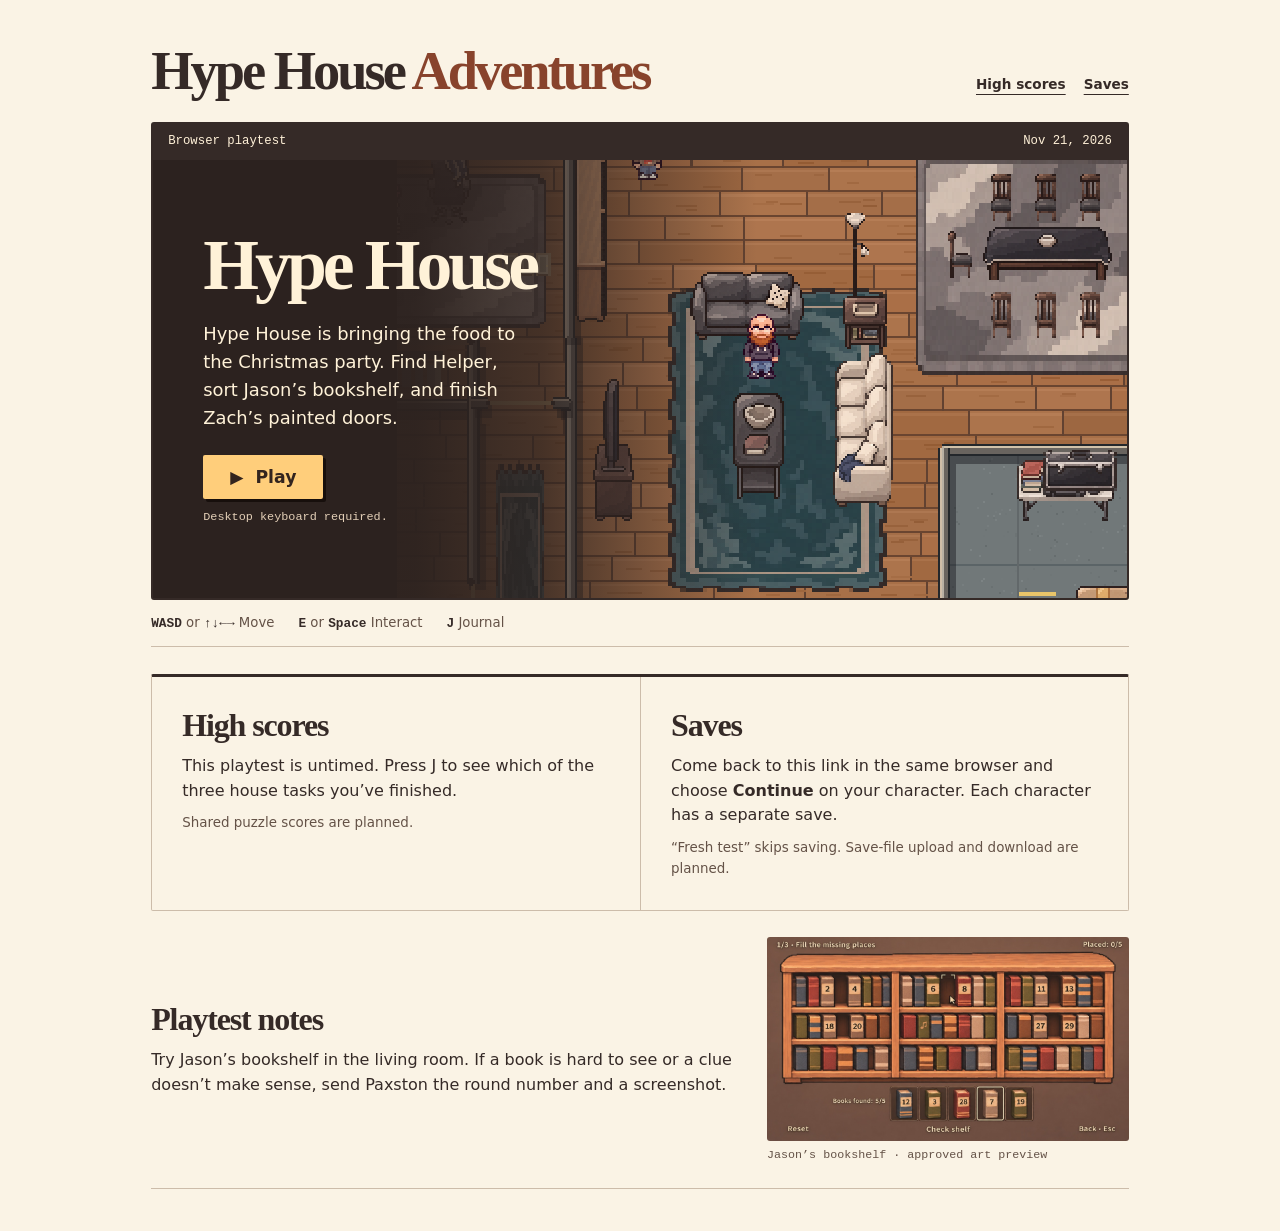
<file: index.html>
<!doctype html>
<html lang="en">
<head>
  <meta charset="utf-8">
  <meta name="viewport" content="width=device-width, initial-scale=1">
  <meta name="robots" content="noindex, nofollow">
  <meta name="theme-color" content="#352a27">
  <meta name="description" content="Play the Hype House chapter of Hype House Adventures. Find Helper and help Jason and Zach get the food ready for the Christmas party.">
  <meta property="og:title" content="Hype House Adventures">
  <meta property="og:description" content="Start the Hype House browser playtest with Paxston, Jason, Zach, and Helper.">
  <title>Hype House Adventures</title>
  <link rel="stylesheet" href="./playtest.css">
  <script type="module" src="./playtest.js"></script>
</head>
<body>
  <a class="skip" href="#play">Skip to Play</a>
  <main>
    <header class="masthead">
      <h1>Hype House <span>Adventures</span></h1>
      <nav aria-label="On this page"><a href="#scores">High scores</a><a href="#saves">Saves</a></nav>
    </header>
    <section class="game-shell" aria-label="Hype House play screen">
      <div class="screen-bar"><span>Browser playtest</span><time datetime="2026-11-21">Nov 21, 2026</time><button id="fullscreen" hidden>Expand game</button></div>
      <div class="game-screen" id="game-screen">
        <div class="cover" id="start-panel">
          <img class="living-room" src="./assets/hype-house-living.png" width="384" height="216" alt="Paxston in the Hype House living room, between the gray loveseat and the coffee table.">
          <div class="cover-copy">
            <h2>Hype House</h2>
            <p>Hype House is bringing the food to the Christmas party. Find Helper, sort Jason’s bookshelf, and finish Zach’s painted doors.</p>
            <button id="play" disabled><span aria-hidden="true">▶</span> <span id="play-label">Loading…</span></button>
            <p class="device" id="availability" role="status">Preparing the playtest.</p>
          </div>
        </div>
      </div>
    </section>
    <div class="controls" aria-label="Keyboard controls"><span><kbd>WASD</kbd> or <kbd>↑↓←→</kbd> Move</span><span><kbd>E</kbd> or <kbd>Space</kbd> Interact</span><span><kbd>J</kbd> Journal</span></div>
    <p id="launch-status" role="status"></p>
    <div class="cards">
      <section class="card" id="scores"><h2>High scores</h2><p>This playtest is untimed. Press J to see which of the three house tasks you’ve finished.</p><p class="detail">Shared puzzle scores are planned.</p></section>
      <section class="card" id="saves"><h2>Saves</h2><p>Come back to this link in the same browser and choose <strong>Continue</strong> on your character. Each character has a separate save.</p><p class="detail">“Fresh test” skips saving. Save-file upload and download are planned.</p></section>
    </div>
    <section class="notes">
      <div><h2>Playtest notes</h2><p>Try Jason’s bookshelf in the living room. If a book is hard to see or a clue doesn’t make sense, send Paxston the round number and a screenshot.</p></div>
      <figure><img src="./assets/jasons-bookshelf.jpg" loading="lazy" width="1100" height="619" alt="Jason’s wooden bookshelf with numbered gaps and five loose books to place."><figcaption>Jason’s bookshelf · approved art preview</figcaption></figure>
    </section>
  </main>
</body>
</html>
</file>
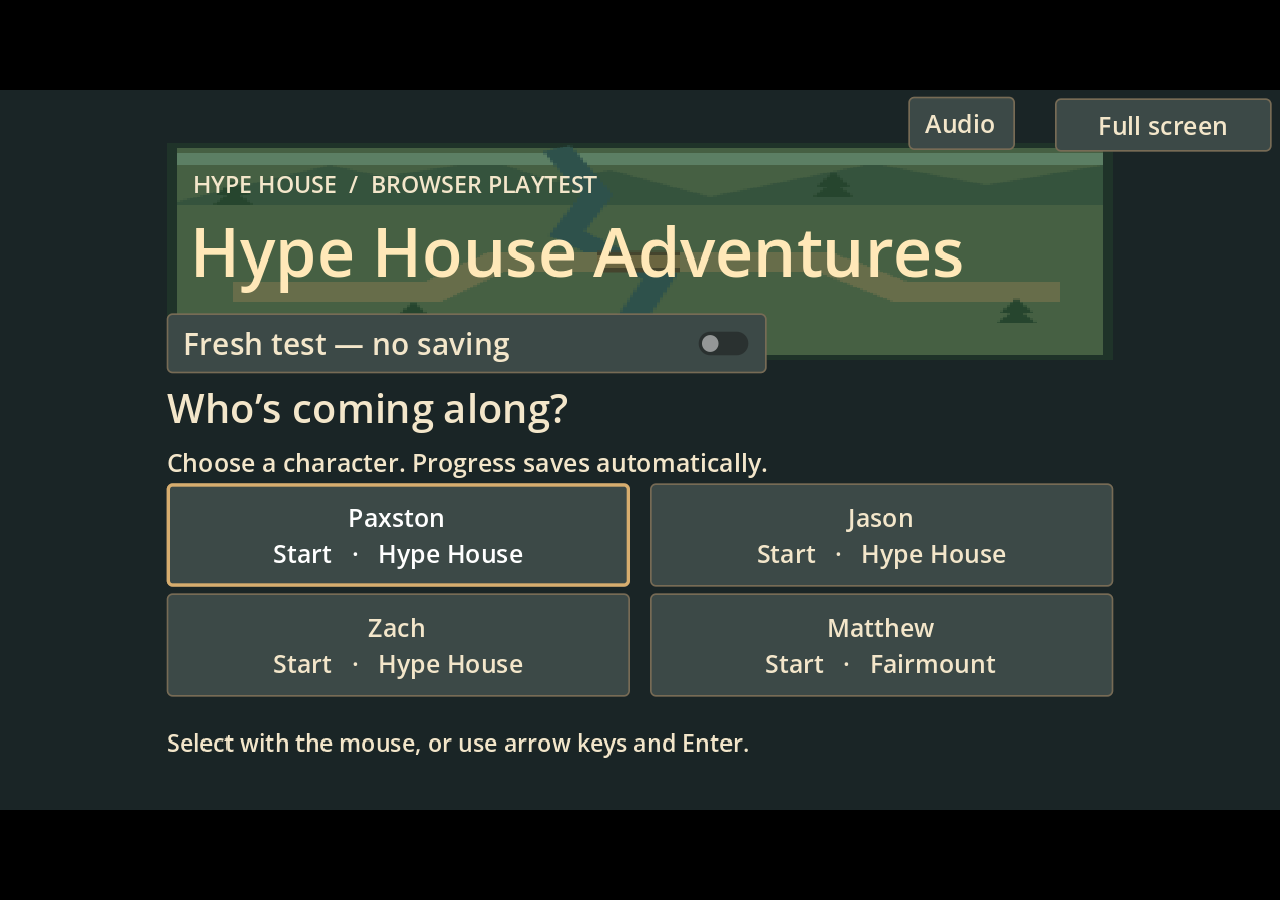
<file: game/index.html>
<!DOCTYPE html>
<html lang="en">
	<head>
		<meta charset="utf-8">
		<meta name="viewport" content="width=device-width, user-scalable=no, initial-scale=1.0">
		<title>Hype House Adventures</title>
		<style>
html, body, #canvas {
	margin: 0;
	padding: 0;
	border: 0;
}

body {
	color: white;
	background-color: black;
	overflow: hidden;
	touch-action: none;
}

#canvas {
	display: block;
}

#canvas:focus {
	outline: none;
}

#status, #status-splash, #status-progress {
	position: absolute;
	left: 0;
	right: 0;
}

#status, #status-splash {
	top: 0;
	bottom: 0;
}

#status {
	background-color: #242424;
	display: flex;
	flex-direction: column;
	justify-content: center;
	align-items: center;
	visibility: hidden;
}

#status-splash {
	max-height: 100%;
	max-width: 100%;
	margin: auto;
}

#status-splash.show-image--false {
	display: none;
}

#status-splash.fullsize--true {
	height: 100%;
	width: 100%;
	object-fit: contain;
}

#status-splash.use-filter--false {
	image-rendering: pixelated;
}

#status-progress, #status-notice {
	display: none;
}

#status-progress {
	bottom: 10%;
	width: 50%;
	margin: 0 auto;
}

#status-notice {
	background-color: #5b3943;
	border-radius: 0.5rem;
	border: 1px solid #9b3943;
	color: #e0e0e0;
	font-family: 'Noto Sans', 'Droid Sans', Arial, sans-serif;
	line-height: 1.3;
	margin: 0 2rem;
	overflow: hidden;
	padding: 1rem;
	text-align: center;
	z-index: 1;
}
		</style>
		<meta name="robots" content="noindex, nofollow">
	</head>
	<body>
		<canvas id="canvas">
			Your browser does not support the canvas tag.
		</canvas>

		<noscript>
			Your browser does not support JavaScript.
		</noscript>

		<div id="status">
			<img id="status-splash" class="show-image--true fullsize--true use-filter--true" src="index.png" alt="">
			<progress id="status-progress"></progress>
			<div id="status-notice"></div>
		</div>

		<script src="index.js"></script>
		<script>
const GODOT_CONFIG = {"args":[],"canvasResizePolicy":2,"emscriptenPoolSize":8,"ensureCrossOriginIsolationHeaders":true,"executable":"index","experimentalVK":false,"fileSizes":{"index.pck":10620820,"index.wasm":10054758},"focusCanvas":true,"gdextensionLibs":[],"godotPoolSize":4};
const GODOT_THREADS_ENABLED = false;
const engine = new Engine(GODOT_CONFIG);

(function () {
	const statusOverlay = document.getElementById('status');
	const statusProgress = document.getElementById('status-progress');
	const statusNotice = document.getElementById('status-notice');

	let initializing = true;
	let statusMode = '';

	function setStatusMode(mode) {
		if (statusMode === mode || !initializing) {
			return;
		}
		if (mode === 'hidden') {
			statusOverlay.remove();
			initializing = false;
			return;
		}
		statusOverlay.style.visibility = 'visible';
		statusProgress.style.display = mode === 'progress' ? 'block' : 'none';
		statusNotice.style.display = mode === 'notice' ? 'block' : 'none';
		statusMode = mode;
	}

	function setStatusNotice(text) {
		while (statusNotice.lastChild) {
			statusNotice.removeChild(statusNotice.lastChild);
		}
		const lines = text.split('\n');
		lines.forEach((line) => {
			statusNotice.appendChild(document.createTextNode(line));
			statusNotice.appendChild(document.createElement('br'));
		});
	}

	function displayFailureNotice(err) {
        parent.postMessage({type: 'dfw-game-error'}, location.origin);
		console.error(err);
		if (err instanceof Error) {
			setStatusNotice(err.message);
		} else if (typeof err === 'string') {
			setStatusNotice(err);
		} else {
			setStatusNotice('An unknown error occurred.');
		}
		setStatusMode('notice');
		initializing = false;
	}

	const missing = Engine.getMissingFeatures({
		threads: GODOT_THREADS_ENABLED,
	});

	if (missing.length !== 0) {
		if (GODOT_CONFIG['serviceWorker'] && GODOT_CONFIG['ensureCrossOriginIsolationHeaders'] && 'serviceWorker' in navigator) {
			let serviceWorkerRegistrationPromise;
			try {
				serviceWorkerRegistrationPromise = navigator.serviceWorker.getRegistration();
			} catch (err) {
				serviceWorkerRegistrationPromise = Promise.reject(new Error('Service worker registration failed.'));
			}
			// There's a chance that installing the service worker would fix the issue
			Promise.race([
				serviceWorkerRegistrationPromise.then((registration) => {
					if (registration != null) {
						return Promise.reject(new Error('Service worker already exists.'));
					}
					return registration;
				}).then(() => engine.installServiceWorker()),
				// For some reason, `getRegistration()` can stall
				new Promise((resolve) => {
					setTimeout(() => resolve(), 2000);
				}),
			]).then(() => {
				// Reload if there was no error.
				window.location.reload();
			}).catch((err) => {
				console.error('Error while registering service worker:', err);
			});
		} else {
			// Display the message as usual
			const missingMsg = 'Error\nThe following features required to run Godot projects on the Web are missing:\n';
			displayFailureNotice(missingMsg + missing.join('\n'));
		}
	} else {
		setStatusMode('progress');
		engine.startGame({
			'onProgress': function (current, total) {
				if (current > 0 && total > 0) {
					statusProgress.value = current;
					statusProgress.max = total;
				} else {
					statusProgress.removeAttribute('value');
					statusProgress.removeAttribute('max');
				}
			},
		}).then(() => {
			setStatusMode('hidden');
                parent.postMessage({type: 'dfw-game-started'}, location.origin);
		}, displayFailureNotice);
	}
}());
		</script>
	</body>
</html>
</file>
<file: playtest.css>
:root {
  color-scheme: light;
  --paper: #faf3e5;
  --ink: #352a27;
  --muted: #645247;
  --rule: #ccbcaa;
  --gold: #ffce7b;
  font-family: "Avenir Next", Avenir, "Segoe UI", system-ui, sans-serif;
  color: var(--ink);
  background: var(--paper);
}
* { box-sizing: border-box; }
[hidden] { display: none !important; }
body { margin: 0; }
main { max-width: 1080px; margin: auto; padding: 0 clamp(16px, 4vw, 52px) 42px; }
h1, h2, p, figure { margin: 0; }
button, a { font: inherit; color: inherit; }
button { cursor: pointer; }
button:focus-visible, a:focus-visible { outline: 3px solid #c27818; outline-offset: 4px; }
.skip { position: absolute; top: -100px; left: 10px; z-index: 50; background: white; padding: 10px; }
.skip:focus { top: 10px; }
.masthead { display: flex; align-items: baseline; justify-content: space-between; gap: 20px; padding: clamp(24px, 4vw, 43px) 0 22px; }
h1, h2 { font-family: Rockwell, Charter, Georgia, serif; }
h1 { font-size: clamp(2.1rem, 4.3vw, 3.4rem); letter-spacing: -.055em; line-height: 1.04; }
h1 span { color: #88432c; }
nav { display: flex; flex: none; gap: 18px; font-size: .85rem; font-weight: 650; }
nav a { text-underline-offset: 5px; }
.screen-bar, .device, figcaption, kbd { font-family: ui-monospace, "Courier New", monospace; }
.game-shell { overflow: hidden; border: 2px solid var(--ink); background: var(--ink); border-radius: 3px; }
.screen-bar { display: flex; align-items: center; gap: 12px; min-height: 36px; padding: 5px 15px; color: #fff1d8; font-size: .77rem; line-height: 1.4; }
.screen-bar span { margin-right: auto; }
.screen-bar button { font-size: .78rem; color: var(--ink); background: var(--paper); border: 0; padding: 5px 10px; }
.game-screen { position: relative; background: #211b1a; }
.cover { position: relative; display: grid; align-items: center; min-height: clamp(345px, 43vw, 438px); isolation: isolate; color: #fff2d8; background: #2c221f; }
.living-room { position: absolute; inset: 0 0 0 auto; width: 75%; height: 100%; object-fit: cover; object-position: center; image-rendering: pixelated; z-index: -2; }
.cover::before { content: ""; position: absolute; inset: 0; z-index: -1; background: linear-gradient(90deg, #2c221f 8%, #2c221ff7 27%, #2c221fc7 40%, #2c221f50 53%, transparent 62%); }
.cover-copy { max-width: 44%; padding: 35px 0 35px clamp(18px, 4vw, 50px); }
.cover h2 { font-size: clamp(2.9rem, 5.6vw, 4.9rem); line-height: .98; letter-spacing: -.055em; margin-bottom: 20px; }
.cover-copy > p:not(.device) { max-width: 29ch; font-size: clamp(1rem, 1.45vw, 1.12rem); line-height: 1.55; }
#play { display: inline-flex; gap: 12px; align-items: center; margin: 24px 0 10px; min-height: 44px; padding: 11px 27px; border: 0; border-radius: 2px; background: var(--gold); box-shadow: 3px 3px 0 #170f0c; font-size: 1.08rem; font-weight: 800; color: #33241e; }
#play:hover { background: #ffdd9f; }
#play:disabled { opacity: .7; }
.device { font-size: .74rem; line-height: 1.5; color: #e3cfb7; }
.game-screen.running { aspect-ratio: 16/9; }
.game-screen iframe { position: absolute; inset: 0; width: 100%; height: 100%; border: 0; }
.controls { display: flex; gap: 12px 24px; flex-wrap: wrap; padding: 15px 0; border-bottom: 1px solid var(--rule); font-size: .83rem; color: var(--muted); }
.controls span { white-space: nowrap; }
kbd { color: var(--ink); font-size: .8rem; font-weight: bold; }
#launch-status { font-size: .85rem; color: var(--muted); margin-top: 8px; }
#launch-status:empty { display: none; }
.cards { display: grid; grid-template-columns: repeat(2, minmax(0, 1fr)); margin: 27px 0 0; border: 1px solid var(--rule); border-top: 3px solid var(--ink); border-radius: 2px; }
.card { padding: clamp(18px, 3vw, 30px); }
.card + .card { border-left: 1px solid var(--rule); }
.card h2, .notes h2 { font-size: clamp(1.5rem, 2.5vw, 2.05rem); letter-spacing: -.035em; margin-bottom: 10px; }
.card p, .notes p { line-height: 1.56; }
.detail, figcaption { color: var(--muted); font-size: .84rem; }
.detail { margin-top: 10px; }
.notes { display: grid; grid-template-columns: 1fr 37%; gap: 32px; align-items: center; padding: 26px 0; border-bottom: 1px solid var(--rule); }
figure img { display: block; width: 100%; height: auto; border-radius: 3px; }
figcaption { margin-top: 7px; font-size: .73rem; }
.game-expanded { overflow: hidden; }
.game-shell.expanded { position: fixed; inset: 0; z-index: 40; border: 0; border-radius: 0; display: flex; flex-direction: column; }
.expanded .game-screen { flex: 1; aspect-ratio: auto; }
@media (max-width: 660px) {
  .masthead { align-items: flex-start; flex-direction: column; gap: 12px; }
  nav { gap: 16px; }
  .cover { display: flex; flex-direction: column; align-items: stretch; }
  .cover::before { display: none; }
  .living-room { position: static; width: 100%; height: auto; z-index: auto; }
  .cover-copy { max-width: none; padding: 22px; }
  .cover h2 { font-size: 2.5rem; margin-bottom: 10px; }
  .cover-copy > p:not(.device) { max-width: 42ch; }
  #play { margin-top: 16px; }
  .controls { gap: 7px 14px; }
  .cards, .notes { grid-template-columns: 1fr; }
  .card + .card { border-left: 0; border-top: 1px solid var(--rule); }
  .notes { gap: 14px; }
}
</file>
